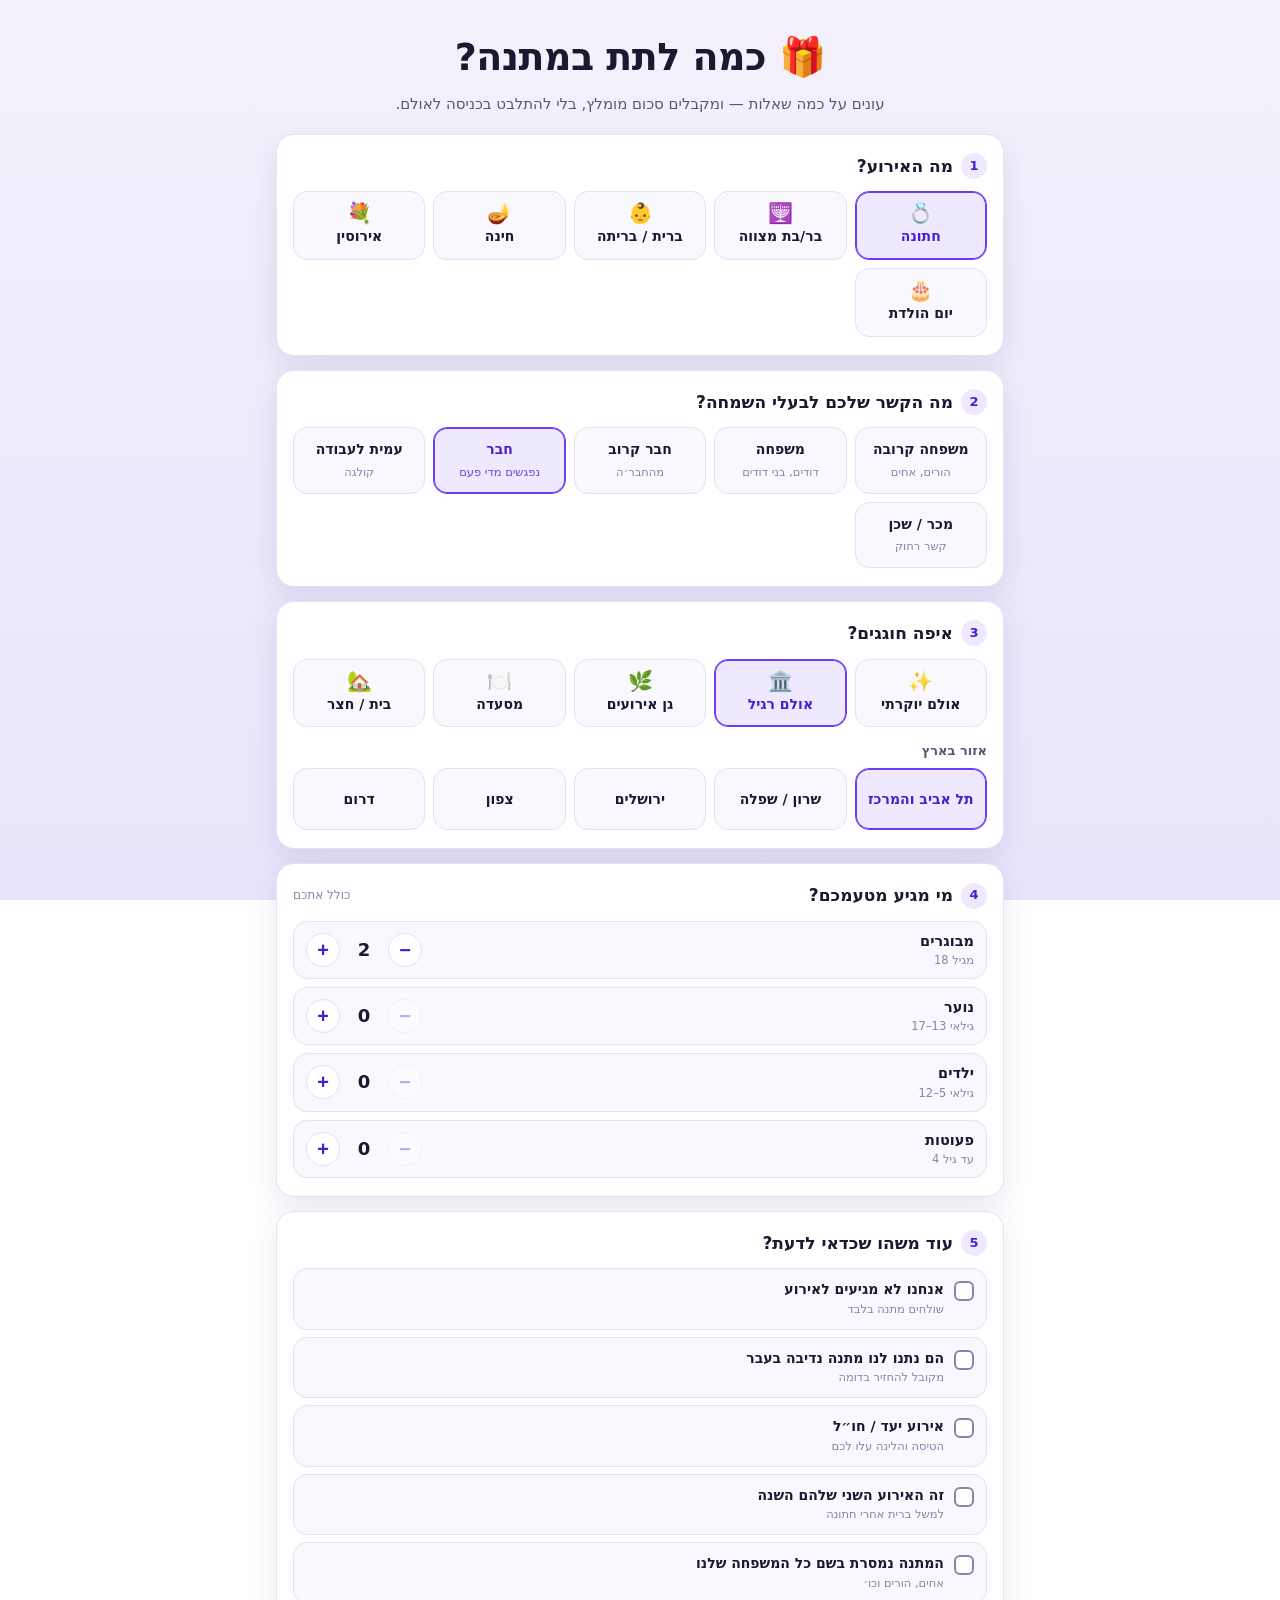
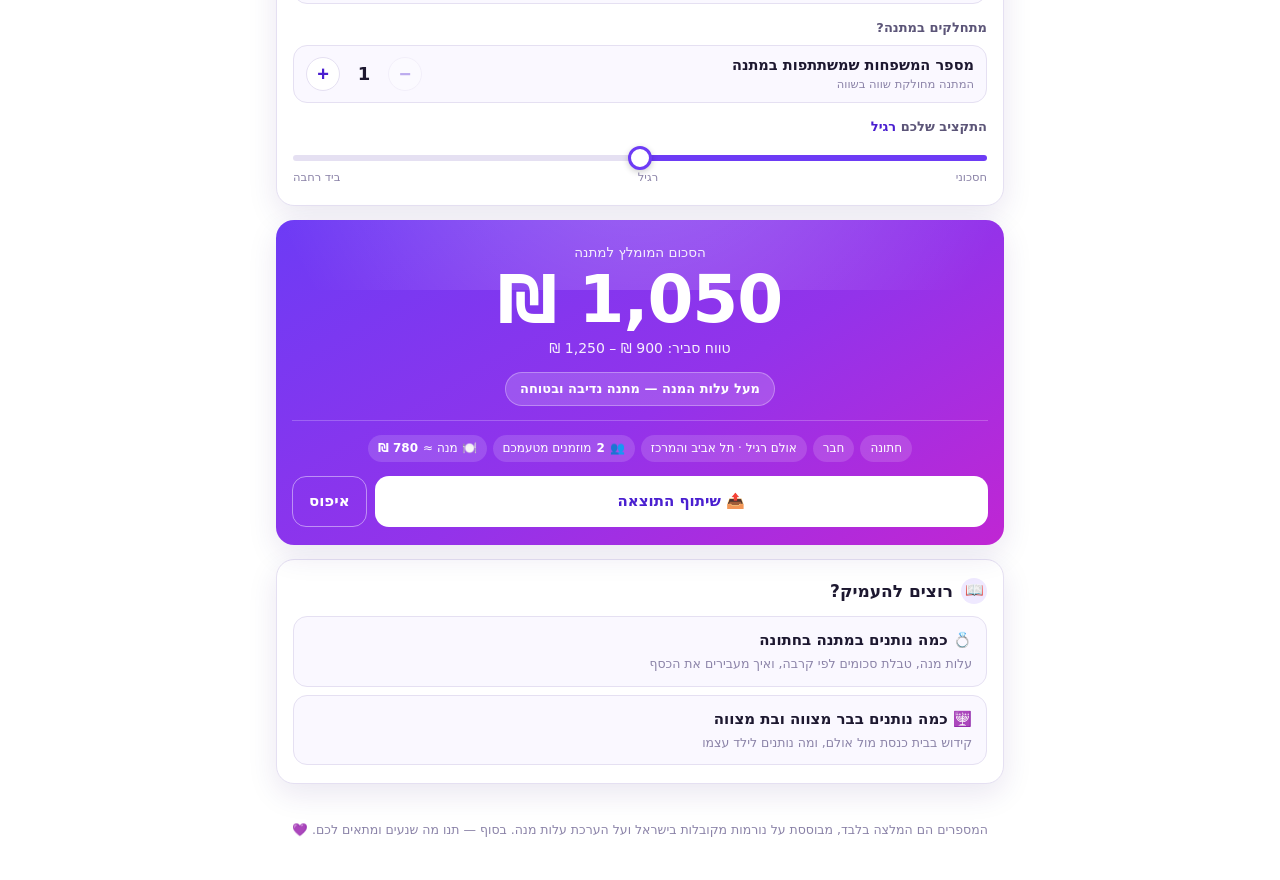
<file: index.html>
<!DOCTYPE html>
<html lang="he" dir="rtl">
<head>
<meta charset="utf-8">
<meta name="viewport" content="width=device-width, initial-scale=1, viewport-fit=cover">
<title>כמה לתת במתנה? מחשבון מתנות לאירועים</title>
<meta name="description" content="מחשבון עברי שמחשב כמה כסף מקובל לתת במתנה בחתונה, בר מצווה, ברית ואירועים נוספים — לפי הקשר שלכם, סוג האולם, האזור ומספר האורחים.">
<meta name="theme-color" content="#6d3bf5">
<link rel="canonical" href="https://shayh22.github.io/matana/">

<!-- ═══ כתובת הפרסום ═══
     כרגע: https://shayh22.github.io/matana/
     אחרי חיבור דומיין: להחליף ל-https://kamalatet.com/ בשלושת ה-meta למטה
     וב-CONFIG.share.url שבתחתית ה-script. עד אז גיטהאב מפנה אוטומטית,
     כך שהתצוגה המקדימה בוואטסאפ ממשיכה לעבוד גם בלי לשנות. -->
<meta property="og:type" content="website">
<meta property="og:site_name" content="כמה לתת במתנה?">
<meta property="og:locale" content="he_IL">
<meta property="og:url" content="https://shayh22.github.io/matana/">
<meta property="og:title" content="כמה לתת במתנה? 🎁">
<meta property="og:description" content="חתונה? בר מצווה? ברית? עונים על כמה שאלות ומקבלים סכום מומלץ — לפי הקרבה, האולם, האזור וכמה אנשים מגיעים.">
<meta property="og:image" content="https://shayh22.github.io/matana/og-image.png">
<meta property="og:image:width" content="1200">
<meta property="og:image:height" content="630">
<meta property="og:image:alt" content="מחשבון מתנות לאירועים בעברית">
<meta name="twitter:card" content="summary_large_image">
<meta name="twitter:title" content="כמה לתת במתנה? 🎁">
<meta name="twitter:description" content="מחשבון מתנות לאירועים — סכום מומלץ בכמה קליקים.">
<meta name="twitter:image" content="https://shayh22.github.io/matana/og-image.png">
<link rel="icon" href="data:image/svg+xml,<svg xmlns='http://www.w3.org/2000/svg' viewBox='0 0 100 100'><text y='.9em' font-size='90'>🎁</text></svg>">

<style>
  :root{
    --bg:#f4f1fb;
    --bg2:#e9e4fb;
    --card:#ffffff;
    --card-soft:#faf8ff;
    --ink:#1d1830;
    --ink-soft:#5c5578;
    --ink-faint:#8b83a8;
    --line:#e5e0f2;
    --brand:#6d3bf5;
    --brand-ink:#4a1fd0;
    --brand-soft:#efe9ff;
    --accent:#f5a524;
    --good:#12a150;
    --shadow:0 10px 30px rgba(50,20,120,.10);
    --radius:18px;
  }
  @media (prefers-color-scheme: dark){
    :root{
      --bg:#14111f;
      --bg2:#1b1730;
      --card:#1e1a2e;
      --card-soft:#252038;
      --ink:#f2effc;
      --ink-soft:#bdb5d6;
      --ink-faint:#8d85a8;
      --line:#332c4d;
      --brand:#a78bfa;
      --brand-ink:#c4b2ff;
      --brand-soft:#2b2447;
      --accent:#fbbf24;
      --good:#4ade80;
      --shadow:0 10px 30px rgba(0,0,0,.35);
    }
  }
  *{box-sizing:border-box}
  html,body{margin:0;padding:0}
  body{
    font-family:"Heebo","Assistant","Rubik",system-ui,-apple-system,"Segoe UI","Noto Sans Hebrew",Arial,sans-serif;
    background:linear-gradient(180deg,var(--bg) 0%,var(--bg2) 100%);
    background-attachment:fixed;
    color:var(--ink);
    line-height:1.55;
    -webkit-text-size-adjust:100%;
    padding:0 0 40px;
  }
  .wrap{max-width:760px;margin:0 auto;padding:0 16px}

  header.top{padding:28px 0 18px;text-align:center}
  header.top h1{margin:0 0 6px;font-size:clamp(26px,6vw,38px);letter-spacing:-.5px}
  header.top h1 .emoji{-webkit-text-fill-color:initial}
  header.top p{margin:0;color:var(--ink-soft);font-size:15px}

  .card{
    background:var(--card);
    border:1px solid var(--line);
    border-radius:var(--radius);
    box-shadow:var(--shadow);
    padding:18px 16px;
    margin-bottom:14px;
  }
  .step{display:flex;align-items:center;gap:8px;margin:0 0 12px}
  .step .num{
    flex:0 0 26px;width:26px;height:26px;border-radius:50%;
    background:var(--brand-soft);color:var(--brand-ink);
    font-size:13px;font-weight:700;display:grid;place-items:center;
  }
  .step h2{margin:0;font-size:17px;font-weight:700}
  .step .hint{margin-inline-start:auto;font-size:12px;color:var(--ink-faint)}

  .chips{display:grid;grid-template-columns:repeat(auto-fit,minmax(112px,1fr));gap:8px}
  .chip{
    appearance:none;-webkit-tap-highlight-color:transparent;
    border:1.5px solid var(--line);background:var(--card-soft);color:var(--ink);
    border-radius:14px;padding:11px 8px;cursor:pointer;text-align:center;
    font:inherit;font-size:14px;font-weight:600;
    transition:transform .12s ease,border-color .12s ease,background .12s ease;
    display:flex;flex-direction:column;align-items:center;gap:3px;min-height:62px;justify-content:center;
  }
  .chip .ic{font-size:20px;line-height:1}
  .chip small{font-weight:500;font-size:11.5px;color:var(--ink-faint);display:block}
  .chip:hover{border-color:var(--brand)}
  .chip:active{transform:scale(.97)}
  .chip[aria-checked="true"]{
    background:var(--brand-soft);border-color:var(--brand);color:var(--brand-ink);
    box-shadow:inset 0 0 0 1px var(--brand);
  }
  .chip[aria-checked="true"] small{color:var(--brand-ink);opacity:.8}
  .chip:focus-visible{outline:3px solid var(--brand);outline-offset:2px}

  .sub{margin-top:14px}
  .sub-label{font-size:13px;font-weight:600;color:var(--ink-soft);margin:0 0 7px}

  .counters{display:grid;gap:8px}
  .counter{
    display:flex;align-items:center;gap:10px;
    background:var(--card-soft);border:1px solid var(--line);border-radius:14px;padding:8px 12px;
  }
  .counter .name{flex:1;font-size:14.5px;font-weight:600}
  .counter .name small{display:block;font-weight:400;font-size:11.5px;color:var(--ink-faint)}
  .counter .val{min-width:28px;text-align:center;font-size:18px;font-weight:700;font-variant-numeric:tabular-nums}
  .rnd{
    width:34px;height:34px;border-radius:50%;border:1.5px solid var(--line);
    background:var(--card);color:var(--brand-ink);font-size:20px;font-weight:700;line-height:1;
    cursor:pointer;display:grid;place-items:center;padding:0;transition:transform .1s ease;
  }
  .rnd:hover{border-color:var(--brand)}
  .rnd:active{transform:scale(.9)}
  .rnd[disabled]{opacity:.35;cursor:not-allowed}

  .toggles{display:grid;gap:7px}
  .toggle{
    display:flex;align-items:flex-start;gap:10px;cursor:pointer;
    background:var(--card-soft);border:1.5px solid var(--line);border-radius:14px;padding:10px 12px;
    font-size:14px;transition:border-color .12s ease,background .12s ease;
  }
  .toggle:hover{border-color:var(--brand)}
  .toggle input{
    appearance:none;-webkit-appearance:none;margin:2px 0 0;flex:0 0 20px;width:20px;height:20px;
    border:2px solid var(--ink-faint);border-radius:6px;background:var(--card);cursor:pointer;position:relative;
  }
  .toggle input:checked{background:var(--brand);border-color:var(--brand)}
  .toggle input:checked::after{
    content:"✓";position:absolute;inset:0;display:grid;place-items:center;
    color:#fff;font-size:13px;font-weight:800;
  }
  .toggle input:focus-visible{outline:3px solid var(--brand);outline-offset:2px}
  .toggle:has(input:checked){border-color:var(--brand);background:var(--brand-soft)}
  .toggle .t-text{font-weight:600}
  .toggle .t-text small{display:block;font-weight:400;font-size:11.5px;color:var(--ink-faint)}

  .slider-row{margin-top:14px}
  input[type=range]{
    -webkit-appearance:none;appearance:none;width:100%;height:6px;border-radius:6px;
    background:linear-gradient(to left,var(--brand) 0%,var(--brand) 50%,var(--line) 50%,var(--line) 100%);
    outline:none;margin:10px 0 4px;
  }
  input[type=range]::-webkit-slider-thumb{
    -webkit-appearance:none;width:24px;height:24px;border-radius:50%;background:#fff;
    border:3px solid var(--brand);cursor:pointer;box-shadow:0 2px 6px rgba(0,0,0,.2);
  }
  input[type=range]::-moz-range-thumb{
    width:20px;height:20px;border-radius:50%;background:#fff;border:3px solid var(--brand);cursor:pointer;
  }
  .scale{display:flex;justify-content:space-between;font-size:11.5px;color:var(--ink-faint)}

  /* result */
  .result{
    background:linear-gradient(150deg,#6d3bf5 0%,#9333ea 55%,#c026d3 100%);
    color:#fff;border:none;text-align:center;padding:22px 16px 18px;position:relative;overflow:hidden;
  }
  .result::after{
    content:"";position:absolute;inset:-40% -20% auto;height:200px;
    background:radial-gradient(circle at 50% 0,rgba(255,255,255,.28),transparent 70%);pointer-events:none;
  }
  .result .lbl{font-size:13.5px;opacity:.9;margin:0}
  .amount{font-size:clamp(44px,13vw,66px);font-weight:800;line-height:1.05;margin:2px 0 0;font-variant-numeric:tabular-nums;letter-spacing:-1px}
  .range{font-size:14px;opacity:.92;margin:4px 0 0;font-variant-numeric:tabular-nums}
  .verdict{
    display:inline-block;margin-top:12px;background:rgba(255,255,255,.16);
    border:1px solid rgba(255,255,255,.3);border-radius:999px;padding:6px 14px;font-size:13px;font-weight:600;
  }
  .breakdown{
    display:flex;flex-wrap:wrap;gap:6px;justify-content:center;margin-top:14px;
    padding-top:14px;border-top:1px solid rgba(255,255,255,.22);
  }
  .bd{
    background:rgba(255,255,255,.14);border-radius:999px;padding:4px 10px;font-size:12px;
    display:inline-flex;gap:5px;align-items:center;
  }
  .bd b{font-weight:700}

  .actions{display:grid;grid-template-columns:1fr auto;gap:8px;margin-top:14px}
  .btn{
    font:inherit;font-size:15px;font-weight:700;border-radius:14px;padding:13px 16px;cursor:pointer;
    border:1.5px solid transparent;transition:transform .1s ease,opacity .12s ease;
    display:inline-flex;align-items:center;justify-content:center;gap:7px;
  }
  .btn:active{transform:scale(.98)}
  .btn-share{background:#fff;color:var(--brand-ink)}
  .btn-ghost{background:transparent;color:#fff;border-color:rgba(255,255,255,.45)}

  .note{font-size:12.5px;color:var(--ink-faint);text-align:center;margin:16px 0 0;padding:0 8px}
  .note a{color:var(--brand-ink)}

  .toast{
    position:fixed;inset-inline:0;bottom:22px;margin:auto;width:max-content;max-width:90vw;
    background:var(--ink);color:var(--bg);padding:10px 18px;border-radius:999px;font-size:14px;font-weight:600;
    opacity:0;transform:translateY(12px);transition:opacity .2s ease,transform .2s ease;pointer-events:none;z-index:9;
  }
  .toast.show{opacity:1;transform:translateY(0)}

  .guides .step .num{font-size:15px}
  .more{display:grid;gap:8px}
  .more a{
    display:block;background:var(--card-soft);border:1.5px solid var(--line);border-radius:14px;
    padding:12px 14px;text-decoration:none;color:var(--ink);font-weight:700;font-size:15px;
    transition:border-color .12s ease;
  }
  .more a:hover{border-color:var(--brand)}
  .more a small{display:block;font-weight:400;font-size:12.5px;color:var(--ink-faint);margin-top:2px}

  .disabled-block{opacity:.4;pointer-events:none;filter:grayscale(.5)}
  @media (max-width:380px){ .chips{grid-template-columns:repeat(2,1fr)} }

/* ── לייקים, צפיות ותגובות ──
   הרכיבים מגיעים עם העיצוב שלהם וקוראים את המשתנים האלה, אז מיפוי אחד
   מספיק כדי שיירשו את הצבעים של האתר — כולל המצב הכהה. */
.engage{margin:18px 0}
.engage-bar{display:flex;flex-wrap:wrap;align-items:center;gap:14px;margin-bottom:14px}
[data-tells]{
  --tlx-fg:var(--ink);
  --tlx-muted:var(--ink-faint);
  --tlx-card:var(--card);
  --tlx-border:var(--line);
  --tlx-accent:var(--brand);
  --tlx-accent-fg:var(--card);
  --tlx-radius:18px;
}
</style>
</head>
<body>

<div class="wrap">
  <header class="top">
    <h1><span class="emoji">🎁</span> כמה לתת במתנה?</h1>
    <p>עונים על כמה שאלות — ומקבלים סכום מומלץ, בלי להתלבט בכניסה לאולם.</p>
  </header>

  <!-- 1 -->
  <section class="card">
    <div class="step"><span class="num">1</span><h2>מה האירוע?</h2></div>
    <div class="chips" id="events" role="radiogroup" aria-label="סוג האירוע"></div>
  </section>

  <!-- 2 -->
  <section class="card">
    <div class="step"><span class="num">2</span><h2>מה הקשר שלכם לבעלי השמחה?</h2></div>
    <div class="chips" id="relations" role="radiogroup" aria-label="מידת הקרבה"></div>
  </section>

  <!-- 3 -->
  <section class="card">
    <div class="step"><span class="num">3</span><h2>איפה חוגגים?</h2></div>
    <div class="chips" id="venues" role="radiogroup" aria-label="סוג המקום"></div>
    <div class="sub">
      <p class="sub-label">אזור בארץ</p>
      <div class="chips" id="regions" role="radiogroup" aria-label="אזור"></div>
    </div>
  </section>

  <!-- 4 -->
  <section class="card" id="guestsCard">
    <div class="step"><span class="num">4</span><h2>מי מגיע מטעמכם?</h2><span class="hint">כולל אתכם</span></div>
    <div class="counters" id="guests"></div>
  </section>

  <!-- 5 -->
  <section class="card">
    <div class="step"><span class="num">5</span><h2>עוד משהו שכדאי לדעת?</h2></div>
    <div class="toggles" id="mods"></div>

    <div class="sub">
      <p class="sub-label">מתחלקים במתנה?</p>
      <div class="counters">
        <div class="counter">
          <div class="name">מספר המשפחות שמשתתפות במתנה<small>המתנה מחולקת שווה בשווה</small></div>
          <button class="rnd" type="button" id="splitMinus" aria-label="פחות משתתפים">−</button>
          <div class="val" id="splitVal" aria-live="polite">1</div>
          <button class="rnd" type="button" id="splitPlus" aria-label="עוד משתתפים">+</button>
        </div>
      </div>
    </div>

    <div class="slider-row">
      <p class="sub-label">התקציב שלכם <span id="budgetLabel" style="color:var(--brand-ink)">רגיל</span></p>
      <input type="range" id="budget" min="0" max="4" step="1" value="2" aria-label="רמת התקציב">
      <div class="scale"><span>חסכוני</span><span>רגיל</span><span>ביד רחבה</span></div>
    </div>
  </section>

  <!-- result -->
  <section class="card result" aria-live="polite">
    <p class="lbl" id="resultLabel">הסכום המומלץ למתנה</p>
    <p class="amount" id="amount">₪0</p>
    <p class="range" id="range"></p>
    <div><span class="verdict" id="verdict"></span></div>
    <div class="breakdown" id="breakdown"></div>
    <div class="actions">
      <button class="btn btn-share" id="shareBtn" type="button">📤 שיתוף התוצאה</button>
      <button class="btn btn-ghost" id="resetBtn" type="button">איפוס</button>
    </div>
  </section>

  <section class="card guides">
    <div class="step"><span class="num">📖</span><h2>רוצים להעמיק?</h2></div>
    <div class="more">
      <a href="wedding.html">💍 כמה נותנים במתנה בחתונה<small>עלות מנה, טבלת סכומים לפי קרבה, ואיך מעבירים את הכסף</small></a>
      <a href="bar-mitzva.html">🕎 כמה נותנים בבר מצווה ובת מצווה<small>קידוש בבית כנסת מול אולם, ומה נותנים לילד עצמו</small></a>
    </div>
  </section>

  <section class="engage" aria-label="לייקים ותגובות">
    <div class="engage-bar">
      <div data-tells="likes"></div>
      <div data-tells="views"></div>
    </div>
    <div data-tells="comments"></div>
  </section>

  <p class="note">
    המספרים הם המלצה בלבד, מבוססת על נורמות מקובלות בישראל ועל הערכת עלות מנה.
    בסוף — תנו מה שנעים ומתאים לכם. 💜
  </p>
</div>

<div class="toast" id="toast"></div>

<script>
/* ═══════════════════════════════════════════════════════════════
   CONFIG — כל טבלאות החישוב במקום אחד. אפשר לכוונן בלי לגעת בקוד.
   base  = הסכום ההתחלתי לאדם אחד (₪)
   plate = עלות מנה משוערת לאדם (₪) — משמשת כרצפה: לא נותנים פחות מהמנה
   mult  = מקדם הכפלה
   ═══════════════════════════════════════════════════════════════ */
const CONFIG = {
  currency: 'ILS',
  roundTo: 50,          // עיגול הסכום הסופי
  rangeDown: 0.85,      // גבול תחתון של הטווח המוצג
  rangeUp: 1.20,        // גבול עליון של הטווח המוצג
  minGift: 100,         // מתחת לזה לא מציעים
  notAttendingFactor: 0.55, // מתנה כשלא מגיעים לאירוע

  events: {
    wedding:   { label:'חתונה',        ic:'💍', base:450, plate:340 },
    barmitzva: { label:'בר/בת מצווה',  ic:'🕎', base:360, plate:280 },
    brit:      { label:'ברית / בריתה', ic:'👶', base:280, plate:180 },
    henna:     { label:'חינה',         ic:'🪔', base:350, plate:250 },
    engagement:{ label:'אירוסין',      ic:'💐', base:300, plate:190 },
    birthday:  { label:'יום הולדת',    ic:'🎂', base:200, plate:120 }
  },

  relations: {
    family1:  { label:'משפחה קרובה', note:'הורים, אחים', mult:1.75 },
    family2:  { label:'משפחה',       note:'דודים, בני דודים', mult:1.25 },
    bff:      { label:'חבר קרוב',    note:'מהחבר׳ה', mult:1.30 },
    friend:   { label:'חבר',         note:'נפגשים מדי פעם', mult:1.00 },
    colleague:{ label:'עמית לעבודה', note:'קולגה', mult:0.85 },
    acquaint: { label:'מכר / שכן',   note:'קשר רחוק', mult:0.75 }
  },

  venues: {
    luxury:  { label:'אולם יוקרתי', ic:'✨', mult:1.25, plate:1.45 },
    hall:    { label:'אולם רגיל',   ic:'🏛️', mult:1.00, plate:1.00 },
    garden:  { label:'גן אירועים',  ic:'🌿', mult:1.05, plate:1.10 },
    resto:   { label:'מסעדה',       ic:'🍽️', mult:1.05, plate:1.05 },
    home:    { label:'בית / חצר',   ic:'🏡', mult:0.75, plate:0.45 }
  },

  regions: {
    center: { label:'תל אביב והמרכז', mult:1.15 },
    sharon: { label:'שרון / שפלה',    mult:1.05 },
    jlm:    { label:'ירושלים',        mult:1.00 },
    north:  { label:'צפון',           mult:0.92 },
    south:  { label:'דרום',           mult:0.92 }
  },

  // כמה "שווה" כל אורח בחישוב (מבוגר = 1)
  guests: [
    { id:'adults',   label:'מבוגרים',  note:'מגיל 18',       weight:1.00, def:2, max:12 },
    { id:'teens',    label:'נוער',     note:'גילאי 13–17',   weight:0.80, def:0, max:10 },
    { id:'kids',     label:'ילדים',    note:'גילאי 5–12',    weight:0.45, def:0, max:10 },
    { id:'toddlers', label:'פעוטות',   note:'עד גיל 4',      weight:0.00, def:0, max:10 }
  ],

  modifiers: [
    { id:'notAttending', label:'אנחנו לא מגיעים לאירוע', note:'שולחים מתנה בלבד', special:'notAttending' },
    { id:'generousPast', label:'הם נתנו לנו מתנה נדיבה בעבר', note:'מקובל להחזיר בדומה', mult:1.12 },
    { id:'destination',  label:'אירוע יעד / חו״ל', note:'הטיסה והלינה עלו לכם', mult:0.85 },
    { id:'secondEvent',  label:'זה האירוע השני שלהם השנה', note:'למשל ברית אחרי חתונה', mult:0.90 },
    { id:'closeCircle',  label:'המתנה נמסרת בשם כל המשפחה שלנו', note:'אחים, הורים וכו׳', mult:1.15 }
  ],

  budgets: [
    { label:'חסכוני מאוד', mult:0.78 },
    { label:'חסכוני',      mult:0.90 },
    { label:'רגיל',        mult:1.00 },
    { label:'נדיב',        mult:1.12 },
    { label:'ביד רחבה',    mult:1.28 }
  ],

  // הודעת סיכום לפי היחס בין המתנה לעלות המנה
  verdicts: [
    { min:0.00, text:'מכסה חלק מהמנה — מתאים כשלא מגיעים או כשהקשר רחוק' },
    { min:1.00, text:'מכסה את המנה — סכום מכובד ומקובל' },
    { min:1.25, text:'מעל עלות המנה — מתנה נדיבה ובטוחה' },
    { min:1.70, text:'מתנה מאוד נדיבה — מתאימה לקשר קרוב במיוחד' }
  ],

  defaults: { event:'wedding', relation:'friend', venue:'hall', region:'center', budget:2 },

  share: {
    url: 'https://shayh22.github.io/matana/',
    title: 'כמה לתת במתנה? 🎁'
  },

  storageKey: 'gift-calc-v1'
};

/* ═══════════════ מצב ═══════════════ */
const state = {
  event: CONFIG.defaults.event,
  relation: CONFIG.defaults.relation,
  venue: CONFIG.defaults.venue,
  region: CONFIG.defaults.region,
  budget: CONFIG.defaults.budget,
  split: 1,
  guests: {},
  mods: {}
};
CONFIG.guests.forEach(g => state.guests[g.id] = g.def);
CONFIG.modifiers.forEach(m => state.mods[m.id] = false);

const $ = sel => document.querySelector(sel);
const nis = new Intl.NumberFormat('he-IL', {
  style:'currency', currency:CONFIG.currency, maximumFractionDigits:0, minimumFractionDigits:0
});
const roundTo = (n, step) => Math.round(n / step) * step;

/* ═══════════════ בניית ממשק ═══════════════ */
function buildChips(container, table, key, withNote){
  container.innerHTML = '';
  Object.entries(table).forEach(([id, item]) => {
    const btn = document.createElement('button');
    btn.type = 'button';
    btn.className = 'chip';
    btn.setAttribute('role','radio');
    btn.dataset.id = id;
    btn.innerHTML =
      (item.ic ? `<span class="ic">${item.ic}</span>` : '') +
      `<span>${item.label}</span>` +
      (withNote && item.note ? `<small>${item.note}</small>` : '');
    btn.addEventListener('click', () => { state[key] = id; syncChips(container, key); calc(); save(); });
    container.appendChild(btn);
  });
  syncChips(container, key);
}
function syncChips(container, key){
  container.querySelectorAll('.chip').forEach(c => {
    const on = c.dataset.id === state[key];
    c.setAttribute('aria-checked', on ? 'true' : 'false');
    c.tabIndex = on ? 0 : -1;
  });
}

function buildGuests(){
  const box = $('#guests');
  box.innerHTML = '';
  CONFIG.guests.forEach(g => {
    const row = document.createElement('div');
    row.className = 'counter';
    row.innerHTML = `
      <div class="name">${g.label}<small>${g.note}</small></div>
      <button class="rnd" type="button" data-act="-" aria-label="הפחתת ${g.label}">−</button>
      <div class="val" id="v-${g.id}" aria-live="polite">${state.guests[g.id]}</div>
      <button class="rnd" type="button" data-act="+" aria-label="הוספת ${g.label}">+</button>`;
    row.querySelectorAll('.rnd').forEach(b => b.addEventListener('click', () => {
      const d = b.dataset.act === '+' ? 1 : -1;
      state.guests[g.id] = Math.min(g.max, Math.max(0, state.guests[g.id] + d));
      $('#v-' + g.id).textContent = state.guests[g.id];
      refreshGuestButtons(); calc(); save();
    }));
    box.appendChild(row);
  });
  refreshGuestButtons();
}
function refreshGuestButtons(){
  CONFIG.guests.forEach((g, i) => {
    const row = $('#guests').children[i];
    row.querySelector('[data-act="-"]').disabled = state.guests[g.id] <= 0;
    row.querySelector('[data-act="+"]').disabled = state.guests[g.id] >= g.max;
    $('#v-' + g.id).textContent = state.guests[g.id];
  });
}

function buildMods(){
  const box = $('#mods');
  box.innerHTML = '';
  CONFIG.modifiers.forEach(m => {
    const lab = document.createElement('label');
    lab.className = 'toggle';
    lab.innerHTML = `<input type="checkbox" id="m-${m.id}">
      <span class="t-text">${m.label}<small>${m.note}</small></span>`;
    const input = lab.querySelector('input');
    input.checked = !!state.mods[m.id];
    input.addEventListener('change', () => { state.mods[m.id] = input.checked; calc(); save(); });
    box.appendChild(lab);
  });
}

function buildSplit(){
  const upd = () => {
    $('#splitVal').textContent = state.split;
    $('#splitMinus').disabled = state.split <= 1;
    $('#splitPlus').disabled = state.split >= 10;
  };
  $('#splitMinus').addEventListener('click', () => { state.split = Math.max(1, state.split - 1); upd(); calc(); save(); });
  $('#splitPlus').addEventListener('click', () => { state.split = Math.min(10, state.split + 1); upd(); calc(); save(); });
  upd();
}

function buildBudget(){
  const sl = $('#budget');
  sl.value = state.budget;
  const paint = () => {
    const pct = (sl.value / (CONFIG.budgets.length - 1)) * 100;
    // הסליידר RTL: המילוי מתחיל מימין (מינימום) לכיוון שמאל
    sl.style.background = `linear-gradient(to left,var(--brand) 0%,var(--brand) ${pct}%,var(--line) ${pct}%,var(--line) 100%)`;
    $('#budgetLabel').textContent = CONFIG.budgets[sl.value].label;
  };
  sl.addEventListener('input', () => { state.budget = +sl.value; paint(); calc(); save(); });
  paint();
}

/* ═══════════════ החישוב ═══════════════ */
function compute(){
  const ev  = CONFIG.events[state.event];
  const rel = CONFIG.relations[state.relation];
  const ven = CONFIG.venues[state.venue];
  const reg = CONFIG.regions[state.region];
  const bud = CONFIG.budgets[state.budget];
  const notAttending = !!state.mods.notAttending;

  // משקל האורחים
  let weight = 0, heads = 0;
  CONFIG.guests.forEach(g => { weight += state.guests[g.id] * g.weight; heads += state.guests[g.id]; });
  if (!notAttending && weight === 0) weight = 1; // תמיד לפחות אדם אחד

  // מקדמי ההתאמות שנבחרו
  let modMult = 1;
  const activeMods = [];
  CONFIG.modifiers.forEach(m => {
    if (state.mods[m.id] && m.mult){ modMult *= m.mult; activeMods.push(m.label); }
  });

  // עלות מנה משוערת
  const plateCost = notAttending ? 0 : roundTo(ev.plate * ven.plate * reg.mult * weight, 10);

  let total;
  if (notAttending){
    total = ev.base * rel.mult * reg.mult * CONFIG.notAttendingFactor * modMult * bud.mult;
  } else {
    total = ev.base * weight * rel.mult * ven.mult * reg.mult * modMult * bud.mult;
    total = Math.max(total, plateCost); // רצפה: לפחות עלות המנה
  }

  total = Math.max(CONFIG.minGift, roundTo(total, CONFIG.roundTo));

  const perFamily = Math.max(CONFIG.minGift, roundTo(total / state.split, CONFIG.roundTo));
  const shown = state.split > 1 ? perFamily : total;

  const ratio = plateCost > 0 ? total / plateCost : 0;
  let verdict = CONFIG.verdicts[0].text;
  CONFIG.verdicts.forEach(v => { if (ratio >= v.min) verdict = v.text; });
  if (total <= CONFIG.minGift) verdict = 'סכום מינימלי מכובד לאירוע קטן או קשר רחוק';
  if (notAttending) verdict = 'מתנה ללא השתתפות באירוע — אין עלות מנה לכסות';

  return {
    total, shown, perFamily, plateCost, heads, weight, notAttending, activeMods,
    min: Math.max(CONFIG.minGift, roundTo(shown * CONFIG.rangeDown, CONFIG.roundTo)),
    max: roundTo(shown * CONFIG.rangeUp, CONFIG.roundTo),
    verdict,
    labels: { event: ev.label, relation: rel.label, venue: ven.label, region: reg.label, budget: bud.label }
  };
}

/* ═══════════════ תצוגה ═══════════════ */
let animFrom = 0, animId = null;
function animateAmount(to){
  cancelAnimationFrame(animId);
  const from = animFrom, start = performance.now(), dur = 380;
  const tick = now => {
    const t = Math.min(1, (now - start) / dur);
    const eased = 1 - Math.pow(1 - t, 3);
    const val = Math.round((from + (to - from) * eased) / 10) * 10;
    $('#amount').textContent = nis.format(t === 1 ? to : val);
    if (t < 1) animId = requestAnimationFrame(tick);
  };
  animId = requestAnimationFrame(tick);
  animFrom = to;
}

let last = null;
function calc(){
  const r = compute();
  last = r;

  $('#guestsCard').classList.toggle('disabled-block', r.notAttending);
  $('#resultLabel').textContent = state.split > 1 ? 'החלק שלכם במתנה המשותפת' : 'הסכום המומלץ למתנה';

  animateAmount(r.shown);
  $('#range').textContent = `טווח סביר: ${nis.format(r.min)} – ${nis.format(r.max)}`;
  $('#verdict').textContent = r.verdict;

  const bits = [
    `<span class="bd">${r.labels.event}</span>`,
    `<span class="bd">${r.labels.relation}</span>`,
    `<span class="bd">${r.labels.venue} · ${r.labels.region}</span>`
  ];
  if (!r.notAttending){
    bits.push(`<span class="bd">👥 <b>${r.heads}</b> מוזמנים מטעמכם</span>`);
    bits.push(`<span class="bd">🍽️ מנה ≈ <b>${nis.format(r.plateCost)}</b></span>`);
  }
  if (state.split > 1) bits.push(`<span class="bd">סה״כ המתנה <b>${nis.format(r.total)}</b> ÷ ${state.split}</span>`);
  r.activeMods.forEach(m => bits.push(`<span class="bd">${m}</span>`));
  $('#breakdown').innerHTML = bits.join('');
}

/* ═══════════════ שיתוף ═══════════════ */
function shareText(){
  const r = last || compute();
  const who = state.split > 1 ? 'החלק שלנו במתנה' : 'הסכום המומלץ';
  return `🎁 כמה לתת במתנה?\n${r.labels.event} · ${r.labels.relation} · ${r.labels.venue}\n${who}: ${nis.format(r.shown)} (טווח ${nis.format(r.min)}–${nis.format(r.max)})\n\nתבדקו גם אתם:`;
}
function shareUrl(){
  return location.protocol.startsWith('http') ? location.href.split('#')[0] : CONFIG.share.url;
}
async function doShare(){
  const text = shareText(), url = shareUrl();
  if (navigator.share){
    try { await navigator.share({ title: CONFIG.share.title, text, url }); return; }
    catch(e){ if (e && e.name === 'AbortError') return; }
  }
  window.open('https://wa.me/?text=' + encodeURIComponent(text + '\n' + url), '_blank', 'noopener');
}
function toast(msg){
  const t = $('#toast');
  t.textContent = msg; t.classList.add('show');
  clearTimeout(t._id); t._id = setTimeout(() => t.classList.remove('show'), 2200);
}

/* ═══════════════ שמירה מקומית ═══════════════ */
function save(){
  try { localStorage.setItem(CONFIG.storageKey, JSON.stringify(state)); } catch(e){}
}
function load(){
  try {
    const raw = localStorage.getItem(CONFIG.storageKey);
    if (!raw) return;
    const s = JSON.parse(raw);
    if (CONFIG.events[s.event]) state.event = s.event;
    if (CONFIG.relations[s.relation]) state.relation = s.relation;
    if (CONFIG.venues[s.venue]) state.venue = s.venue;
    if (CONFIG.regions[s.region]) state.region = s.region;
    if (Number.isInteger(s.budget) && CONFIG.budgets[s.budget]) state.budget = s.budget;
    if (Number.isInteger(s.split)) state.split = Math.min(10, Math.max(1, s.split));
    CONFIG.guests.forEach(g => {
      const v = s.guests && s.guests[g.id];
      if (Number.isInteger(v)) state.guests[g.id] = Math.min(g.max, Math.max(0, v));
    });
    CONFIG.modifiers.forEach(m => { if (s.mods) state.mods[m.id] = !!s.mods[m.id]; });
  } catch(e){}
}
function reset(){
  Object.assign(state, CONFIG.defaults, { split:1 });
  CONFIG.guests.forEach(g => state.guests[g.id] = g.def);
  CONFIG.modifiers.forEach(m => state.mods[m.id] = false);
  try { localStorage.removeItem(CONFIG.storageKey); } catch(e){}
  render();
  toast('הכול חזר להתחלה');
}

/* ═══════════════ הפעלה ═══════════════ */
function render(){
  buildChips($('#events'), CONFIG.events, 'event', false);
  buildChips($('#relations'), CONFIG.relations, 'relation', true);
  buildChips($('#venues'), CONFIG.venues, 'venue', false);
  buildChips($('#regions'), CONFIG.regions, 'region', false);
  buildGuests();
  buildMods();
  $('#budget').value = state.budget;
  $('#budget').dispatchEvent(new Event('input'));
  $('#splitVal').textContent = state.split;
  $('#splitMinus').disabled = state.split <= 1;
  $('#splitPlus').disabled = state.split >= 10;
  calc();
}

load();
buildSplit();
buildBudget();
render();
$('#shareBtn').addEventListener('click', doShare);
$('#resetBtn').addEventListener('click', reset);
</script>
<script src="site.js?v=2"></script>
<script src="https://web-feeds.shayh22.workers.dev/embed.js" data-site="st_AZZqe57hSzXi" defer></script>
</body>
</html>
</file>
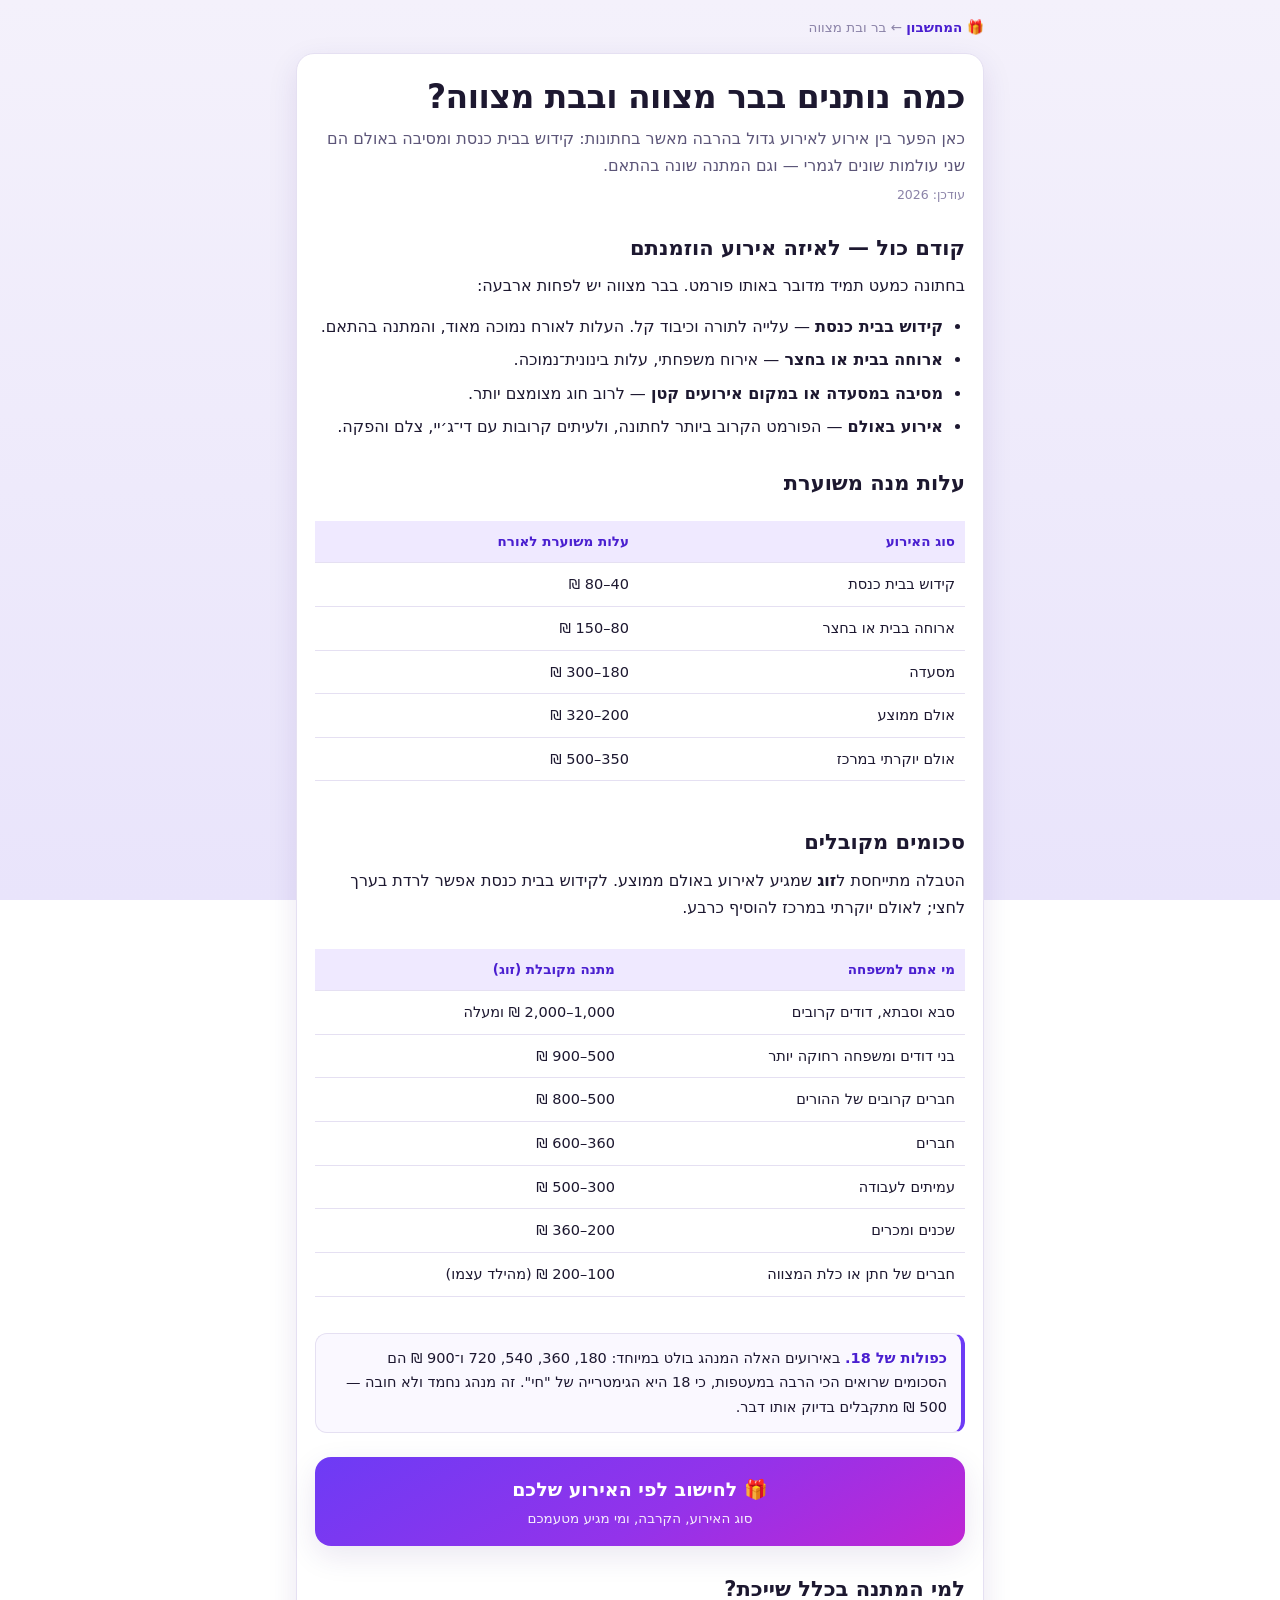
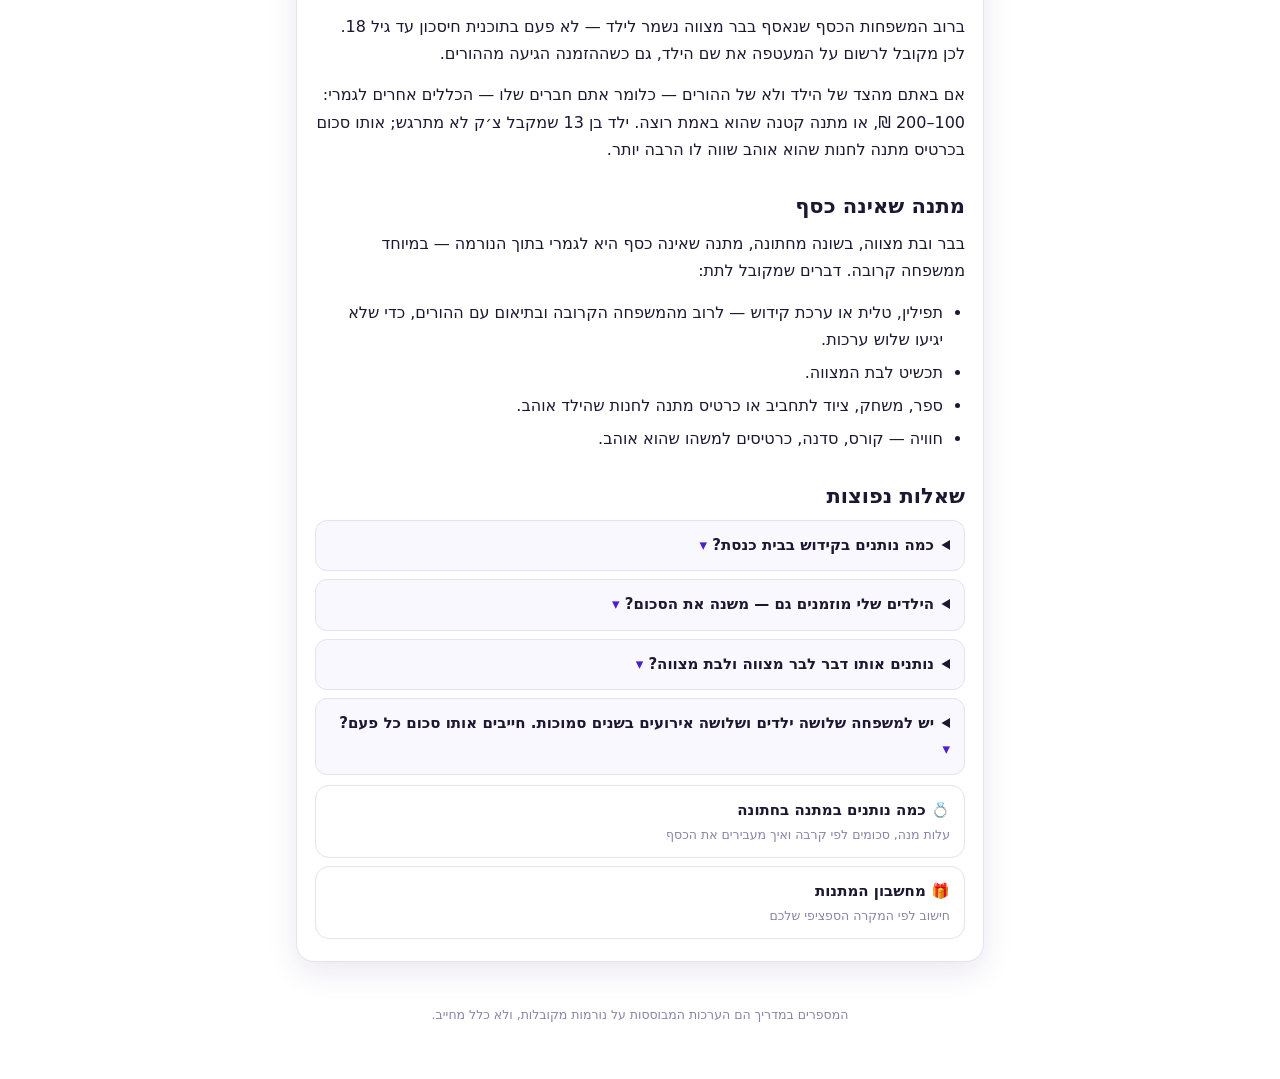
<file: bar-mitzva.html>
<!DOCTYPE html>
<html lang="he" dir="rtl">
<head>
<meta charset="utf-8">
<meta name="viewport" content="width=device-width, initial-scale=1, viewport-fit=cover">
<title>כמה נותנים בבר מצווה ובבת מצווה? מדריך סכומים</title>
<meta name="description" content="כמה מקובל לתת בבר מצווה או בת מצווה בישראל — לפי סוג האירוע, מידת הקרבה ומספר האורחים, כולל מנהג הכפולות של 18.">
<meta name="theme-color" content="#6d3bf5">
<link rel="canonical" href="https://shayh22.github.io/matana/bar-mitzva.html">

<meta property="og:type" content="article">
<meta property="og:site_name" content="כמה לתת במתנה?">
<meta property="og:locale" content="he_IL">
<meta property="og:url" content="https://shayh22.github.io/matana/bar-mitzva.html">
<meta property="og:title" content="כמה נותנים בבר מצווה ובבת מצווה? 🕎">
<meta property="og:description" content="קידוש בבית כנסת או אולם? סכומים מקובלים לפי סוג האירוע ומידת הקרבה, ומה נותנים לילד עצמו.">
<meta property="og:image" content="https://shayh22.github.io/matana/og-image.png">
<meta property="og:image:width" content="1200">
<meta property="og:image:height" content="630">
<meta name="twitter:card" content="summary_large_image">
<link rel="icon" href="data:image/svg+xml,<svg xmlns='http://www.w3.org/2000/svg' viewBox='0 0 100 100'><text y='.9em' font-size='90'>🎁</text></svg>">
<link rel="stylesheet" href="article.css">
</head>
<body>
<div class="wrap">

<nav class="crumbs"><a href="index.html">🎁 המחשבון</a> ← בר ובת מצווה</nav>

<article>
  <h1>כמה נותנים בבר מצווה ובבת מצווה?</h1>
  <p class="lede">כאן הפער בין אירוע לאירוע גדול בהרבה מאשר בחתונות: קידוש בבית כנסת ומסיבה באולם הם שני עולמות שונים לגמרי — וגם המתנה שונה בהתאם.</p>
  <p class="updated">עודכן: 2026</p>

  <h2>קודם כול — לאיזה אירוע הוזמנתם</h2>
  <p>בחתונה כמעט תמיד מדובר באותו פורמט. בבר מצווה יש לפחות ארבעה:</p>
  <ul>
    <li><strong>קידוש בבית כנסת</strong> — עלייה לתורה וכיבוד קל. העלות לאורח נמוכה מאוד, והמתנה בהתאם.</li>
    <li><strong>ארוחה בבית או בחצר</strong> — אירוח משפחתי, עלות בינונית־נמוכה.</li>
    <li><strong>מסיבה במסעדה או במקום אירועים קטן</strong> — לרוב חוג מצומצם יותר.</li>
    <li><strong>אירוע באולם</strong> — הפורמט הקרוב ביותר לחתונה, ולעיתים קרובות עם די־ג׳יי, צלם והפקה.</li>
  </ul>

  <h2>עלות מנה משוערת</h2>
  <div class="table-scroll">
  <table>
    <thead><tr><th>סוג האירוע</th><th>עלות משוערת לאורח</th></tr></thead>
    <tbody>
      <tr><td>קידוש בבית כנסת</td><td>40–80 ₪</td></tr>
      <tr><td>ארוחה בבית או בחצר</td><td>80–150 ₪</td></tr>
      <tr><td>מסעדה</td><td>180–300 ₪</td></tr>
      <tr><td>אולם ממוצע</td><td>200–320 ₪</td></tr>
      <tr><td>אולם יוקרתי במרכז</td><td>350–500 ₪</td></tr>
    </tbody>
  </table>
  </div>

  <h2>סכומים מקובלים</h2>
  <p>הטבלה מתייחסת ל<strong>זוג</strong> שמגיע לאירוע באולם ממוצע. לקידוש בבית כנסת אפשר לרדת בערך לחצי; לאולם יוקרתי במרכז להוסיף כרבע.</p>
  <div class="table-scroll">
  <table>
    <thead><tr><th>מי אתם למשפחה</th><th>מתנה מקובלת (זוג)</th></tr></thead>
    <tbody>
      <tr><td>סבא וסבתא, דודים קרובים</td><td>1,000–2,000 ₪ ומעלה</td></tr>
      <tr><td>בני דודים ומשפחה רחוקה יותר</td><td>500–900 ₪</td></tr>
      <tr><td>חברים קרובים של ההורים</td><td>500–800 ₪</td></tr>
      <tr><td>חברים</td><td>360–600 ₪</td></tr>
      <tr><td>עמיתים לעבודה</td><td>300–500 ₪</td></tr>
      <tr><td>שכנים ומכרים</td><td>200–360 ₪</td></tr>
      <tr><td>חברים של חתן או כלת המצווה</td><td>100–200 ₪ (מהילד עצמו)</td></tr>
    </tbody>
  </table>
  </div>

  <div class="callout">
    <p><b>כפולות של 18.</b> באירועים האלה המנהג בולט במיוחד: 180, 360, 540, 720 ו־900 ₪ הם הסכומים שרואים הכי הרבה במעטפות, כי 18 היא הגימטרייה של "חי". זה מנהג נחמד ולא חובה — 500 ₪ מתקבלים בדיוק אותו דבר.</p>
  </div>

  <a class="cta" href="index.html">
    <span class="big">🎁 לחישוב לפי האירוע שלכם</span>
    <span class="small">סוג האירוע, הקרבה, ומי מגיע מטעמכם</span>
  </a>

  <h2>למי המתנה בכלל שייכת?</h2>
  <p>ברוב המשפחות הכסף שנאסף בבר מצווה נשמר לילד — לא פעם בתוכנית חיסכון עד גיל 18. לכן מקובל לרשום על המעטפה את שם הילד, גם כשההזמנה הגיעה מההורים.</p>
  <p>אם באתם מהצד של הילד ולא של ההורים — כלומר אתם חברים שלו — הכללים אחרים לגמרי: 100–200 ₪, או מתנה קטנה שהוא באמת רוצה. ילד בן 13 שמקבל צ׳ק לא מתרגש; אותו סכום בכרטיס מתנה לחנות שהוא אוהב שווה לו הרבה יותר.</p>

  <h2>מתנה שאינה כסף</h2>
  <p>בבר ובת מצווה, בשונה מחתונה, מתנה שאינה כסף היא לגמרי בתוך הנורמה — במיוחד ממשפחה קרובה. דברים שמקובל לתת:</p>
  <ul>
    <li>תפילין, טלית או ערכת קידוש — לרוב מהמשפחה הקרובה ובתיאום עם ההורים, כדי שלא יגיעו שלוש ערכות.</li>
    <li>תכשיט לבת המצווה.</li>
    <li>ספר, משחק, ציוד לתחביב או כרטיס מתנה לחנות שהילד אוהב.</li>
    <li>חוויה — קורס, סדנה, כרטיסים למשהו שהוא אוהב.</li>
  </ul>

  <h2>שאלות נפוצות</h2>
  <details><summary>כמה נותנים בקידוש בבית כנסת?</summary>
    <p>בין 100 ל־360 ₪ לזוג, לפי מידת הקרבה. העלות למשפחה נמוכה, ולכן גם המתנה. אורחים רבים מגיעים לקידוש עם ברכה בלבד וזה מקובל לחלוטין.</p></details>
  <details><summary>הילדים שלי מוזמנים גם — משנה את הסכום?</summary>
    <p>כן, אבל פחות ממה שנדמה. ילדים לא נספרים כמנה מלאה, ובאירועי בר מצווה רבים יש ממילא תפריט ילדים זול יותר.</p></details>
  <details><summary>נותנים אותו דבר לבר מצווה ולבת מצווה?</summary>
    <p>כן. הסכומים נגזרים מסוג האירוע וממידת הקרבה, לא ממגדר הילד.</p></details>
  <details><summary>יש למשפחה שלושה ילדים ושלושה אירועים בשנים סמוכות. חייבים אותו סכום כל פעם?</summary>
    <p>מקובל לשמור על עקביות בין האחים — ילדים משווים. אם התקציב השתנה, עדיף לרדת קצת בכולם מאשר לתת לאחד הרבה יותר.</p></details>

  <div class="more">
    <a href="wedding.html">💍 כמה נותנים במתנה בחתונה<small>עלות מנה, סכומים לפי קרבה ואיך מעבירים את הכסף</small></a>
    <a href="index.html">🎁 מחשבון המתנות<small>חישוב לפי המקרה הספציפי שלכם</small></a>
  </div>
</article>

<section class="engage" aria-label="לייקים ותגובות">
  <div class="engage-bar">
    <div data-tells="likes"></div>
    <div data-tells="views"></div>
  </div>
  <div data-tells="comments"></div>
</section>

<footer class="site">
  <p>המספרים במדריך הם הערכות המבוססות על נורמות מקובלות, ולא כלל מחייב.</p>
</footer>

</div>

<script type="application/ld+json">
{
  "@context": "https://schema.org",
  "@type": "FAQPage",
  "inLanguage": "he",
  "mainEntity": [
    {"@type":"Question","name":"כמה נותנים בבר מצווה?","acceptedAnswer":{"@type":"Answer","text":"לזוג באירוע באולם ממוצע: 360 עד 600 ש\"ח לחברים, 300 עד 500 לעמיתים לעבודה, ו-1,000 ומעלה למשפחה קרובה. בקידוש בבית כנסת הסכומים נמוכים בכמחצית."}},
    {"@type":"Question","name":"כמה נותנים בקידוש בבית כנסת?","acceptedAnswer":{"@type":"Answer","text":"בין 100 ל-360 ש\"ח לזוג לפי מידת הקרבה, כיוון שעלות האירוח לאורח נמוכה."}},
    {"@type":"Question","name":"האם נותנים בכפולות של 18?","acceptedAnswer":{"@type":"Answer","text":"זה מנהג רווח בבר ובת מצווה, כי 18 היא הגימטרייה של המילה חי. סכומים נפוצים הם 180, 360, 540 ו-720 ש\"ח. זה מנהג ולא חובה."}}
  ]
}
</script>
<script src="site.js?v=2"></script>
<script src="https://web-feeds.shayh22.workers.dev/embed.js" data-site="st_AZZqe57hSzXi" defer></script>
</body>
</html>
</file>
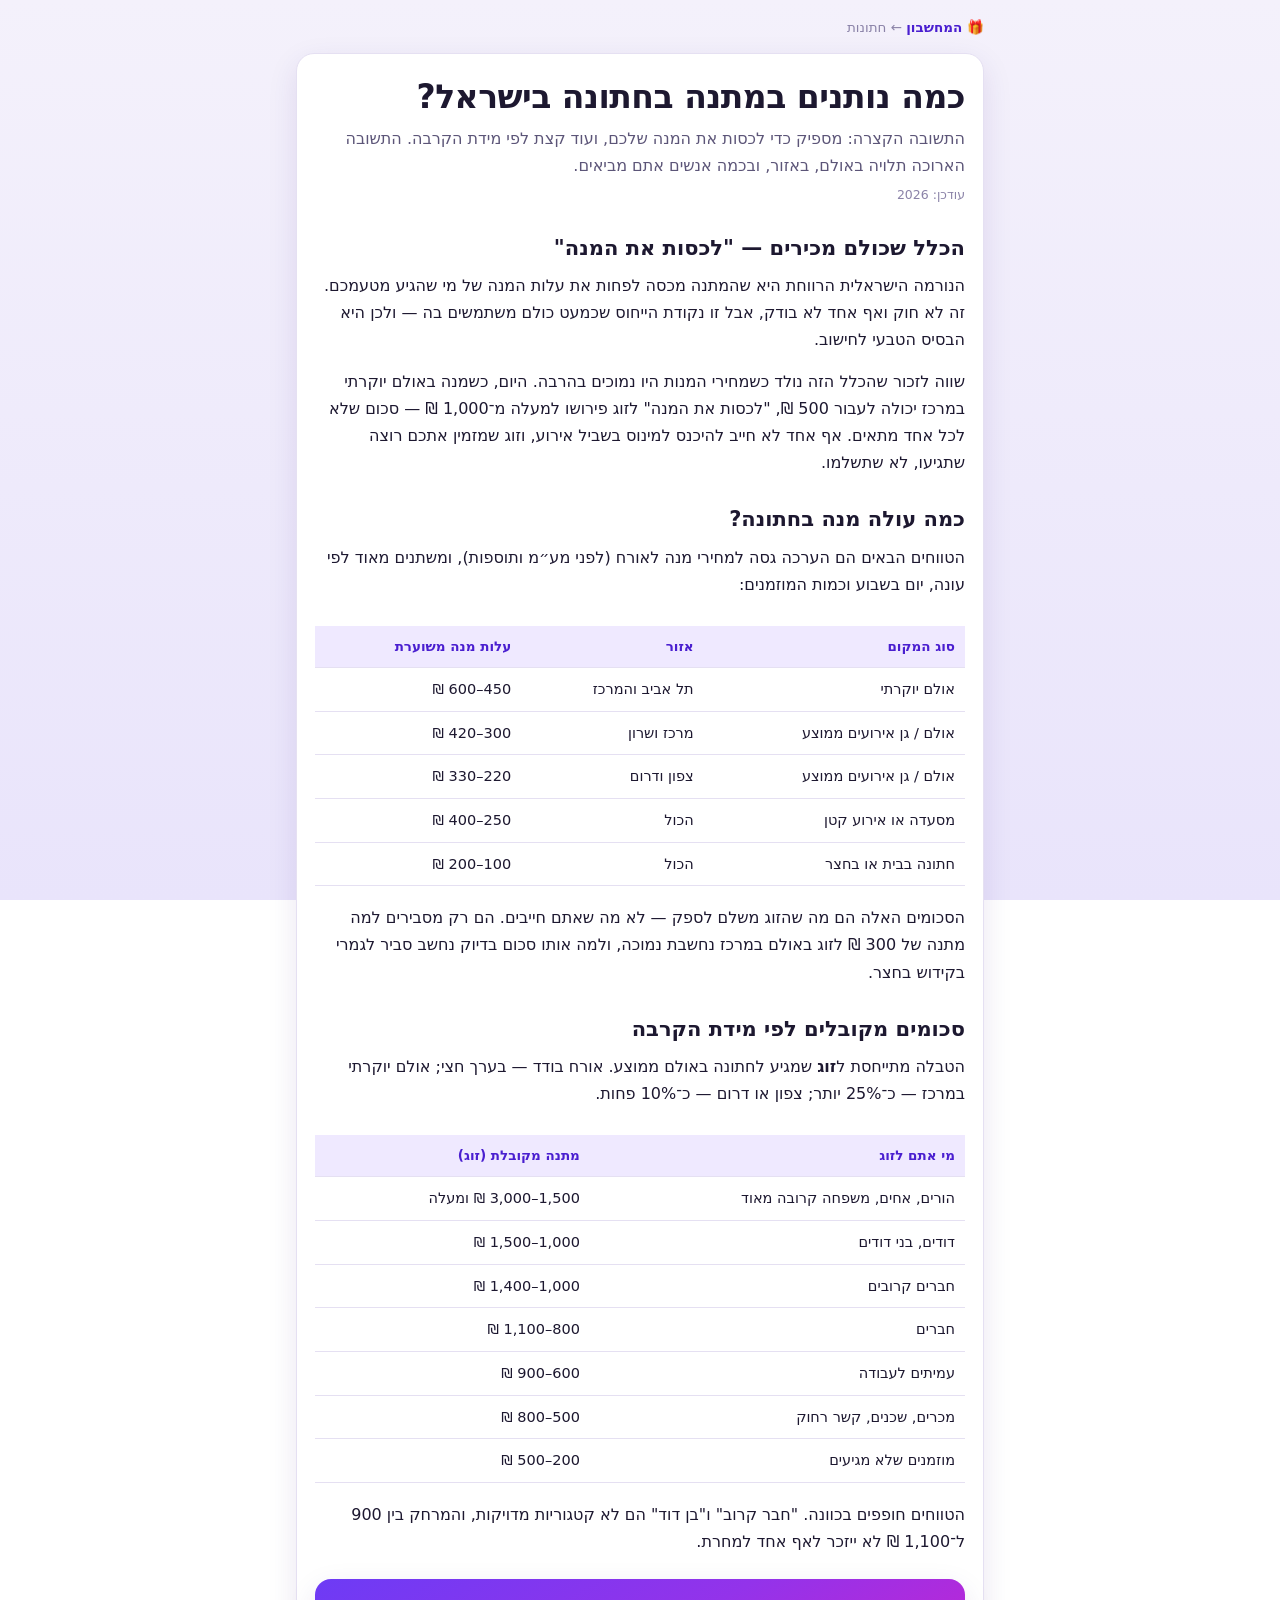
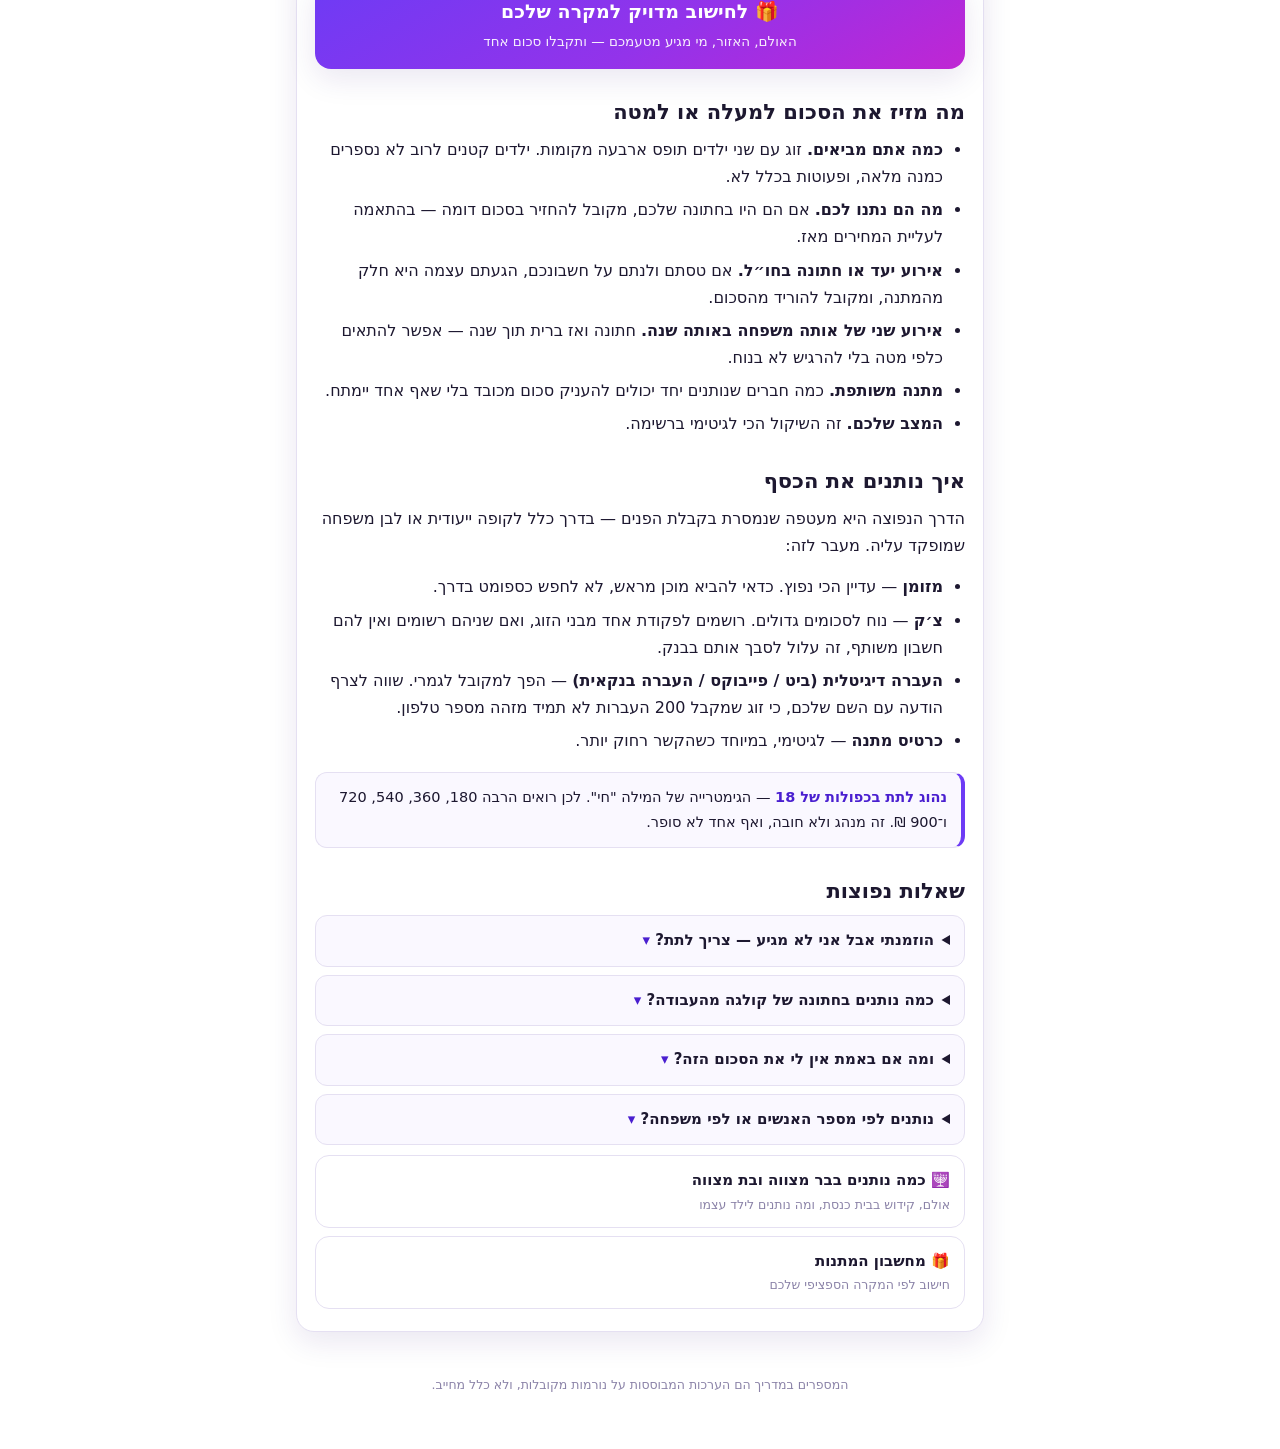
<file: wedding.html>
<!DOCTYPE html>
<html lang="he" dir="rtl">
<head>
<meta charset="utf-8">
<meta name="viewport" content="width=device-width, initial-scale=1, viewport-fit=cover">
<title>כמה נותנים במתנה בחתונה בישראל? המדריך המלא</title>
<meta name="description" content="כמה עולה מנה בחתונה בישראל, כמה מקובל לתת לחבר, לקולגה ולמשפחה, ואיך מעבירים את הכסף — מדריך מסודר עם טבלאות סכומים.">
<meta name="theme-color" content="#6d3bf5">
<link rel="canonical" href="https://shayh22.github.io/matana/wedding.html">

<meta property="og:type" content="article">
<meta property="og:site_name" content="כמה לתת במתנה?">
<meta property="og:locale" content="he_IL">
<meta property="og:url" content="https://shayh22.github.io/matana/wedding.html">
<meta property="og:title" content="כמה נותנים במתנה בחתונה בישראל? 💍">
<meta property="og:description" content="עלות מנה, סכומים מקובלים לפי מידת הקרבה, ואיך נותנים — כל מה שצריך לדעת לפני שנכנסים לאולם.">
<meta property="og:image" content="https://shayh22.github.io/matana/og-image.png">
<meta property="og:image:width" content="1200">
<meta property="og:image:height" content="630">
<meta name="twitter:card" content="summary_large_image">
<link rel="icon" href="data:image/svg+xml,<svg xmlns='http://www.w3.org/2000/svg' viewBox='0 0 100 100'><text y='.9em' font-size='90'>🎁</text></svg>">
<link rel="stylesheet" href="article.css">
</head>
<body>
<div class="wrap">

<nav class="crumbs"><a href="index.html">🎁 המחשבון</a> ← חתונות</nav>

<article>
  <h1>כמה נותנים במתנה בחתונה בישראל?</h1>
  <p class="lede">התשובה הקצרה: מספיק כדי לכסות את המנה שלכם, ועוד קצת לפי מידת הקרבה. התשובה הארוכה תלויה באולם, באזור, ובכמה אנשים אתם מביאים.</p>
  <p class="updated">עודכן: 2026</p>

  <h2>הכלל שכולם מכירים — "לכסות את המנה"</h2>
  <p>הנורמה הישראלית הרווחת היא שהמתנה מכסה לפחות את עלות המנה של מי שהגיע מטעמכם. זה לא חוק ואף אחד לא בודק, אבל זו נקודת הייחוס שכמעט כולם משתמשים בה — ולכן היא הבסיס הטבעי לחישוב.</p>
  <p>שווה לזכור שהכלל הזה נולד כשמחירי המנות היו נמוכים בהרבה. היום, כשמנה באולם יוקרתי במרכז יכולה לעבור 500 ₪, "לכסות את המנה" לזוג פירושו למעלה מ־1,000 ₪ — סכום שלא לכל אחד מתאים. אף אחד לא חייב להיכנס למינוס בשביל אירוע, וזוג שמזמין אתכם רוצה שתגיעו, לא שתשלמו.</p>

  <h2>כמה עולה מנה בחתונה?</h2>
  <p>הטווחים הבאים הם הערכה גסה למחירי מנה לאורח (לפני מע״מ ותוספות), ומשתנים מאוד לפי עונה, יום בשבוע וכמות המוזמנים:</p>
  <div class="table-scroll">
  <table>
    <thead><tr><th>סוג המקום</th><th>אזור</th><th>עלות מנה משוערת</th></tr></thead>
    <tbody>
      <tr><td>אולם יוקרתי</td><td>תל אביב והמרכז</td><td>450–600 ₪</td></tr>
      <tr><td>אולם / גן אירועים ממוצע</td><td>מרכז ושרון</td><td>300–420 ₪</td></tr>
      <tr><td>אולם / גן אירועים ממוצע</td><td>צפון ודרום</td><td>220–330 ₪</td></tr>
      <tr><td>מסעדה או אירוע קטן</td><td>הכול</td><td>250–400 ₪</td></tr>
      <tr><td>חתונה בבית או בחצר</td><td>הכול</td><td>100–200 ₪</td></tr>
    </tbody>
  </table>
  </div>
  <p>הסכומים האלה הם מה שהזוג משלם לספק — לא מה שאתם חייבים. הם רק מסבירים למה מתנה של 300 ₪ לזוג באולם במרכז נחשבת נמוכה, ולמה אותו סכום בדיוק נחשב סביר לגמרי בקידוש בחצר.</p>

  <h2>סכומים מקובלים לפי מידת הקרבה</h2>
  <p>הטבלה מתייחסת ל<strong>זוג</strong> שמגיע לחתונה באולם ממוצע. אורח בודד — בערך חצי; אולם יוקרתי במרכז — כ־25% יותר; צפון או דרום — כ־10% פחות.</p>
  <div class="table-scroll">
  <table>
    <thead><tr><th>מי אתם לזוג</th><th>מתנה מקובלת (זוג)</th></tr></thead>
    <tbody>
      <tr><td>הורים, אחים, משפחה קרובה מאוד</td><td>1,500–3,000 ₪ ומעלה</td></tr>
      <tr><td>דודים, בני דודים</td><td>1,000–1,500 ₪</td></tr>
      <tr><td>חברים קרובים</td><td>1,000–1,400 ₪</td></tr>
      <tr><td>חברים</td><td>800–1,100 ₪</td></tr>
      <tr><td>עמיתים לעבודה</td><td>600–900 ₪</td></tr>
      <tr><td>מכרים, שכנים, קשר רחוק</td><td>500–800 ₪</td></tr>
      <tr><td>מוזמנים שלא מגיעים</td><td>200–500 ₪</td></tr>
    </tbody>
  </table>
  </div>
  <p>הטווחים חופפים בכוונה. "חבר קרוב" ו"בן דוד" הם לא קטגוריות מדויקות, והמרחק בין 900 ל־1,100 ₪ לא ייזכר לאף אחד למחרת.</p>

  <a class="cta" href="index.html">
    <span class="big">🎁 לחישוב מדויק למקרה שלכם</span>
    <span class="small">האולם, האזור, מי מגיע מטעמכם — ותקבלו סכום אחד</span>
  </a>

  <h2>מה מזיז את הסכום למעלה או למטה</h2>
  <ul>
    <li><strong>כמה אתם מביאים.</strong> זוג עם שני ילדים תופס ארבעה מקומות. ילדים קטנים לרוב לא נספרים כמנה מלאה, ופעוטות בכלל לא.</li>
    <li><strong>מה הם נתנו לכם.</strong> אם הם היו בחתונה שלכם, מקובל להחזיר בסכום דומה — בהתאמה לעליית המחירים מאז.</li>
    <li><strong>אירוע יעד או חתונה בחו״ל.</strong> אם טסתם ולנתם על חשבונכם, הגעתם עצמה היא חלק מהמתנה, ומקובל להוריד מהסכום.</li>
    <li><strong>אירוע שני של אותה משפחה באותה שנה.</strong> חתונה ואז ברית תוך שנה — אפשר להתאים כלפי מטה בלי להרגיש לא בנוח.</li>
    <li><strong>מתנה משותפת.</strong> כמה חברים שנותנים יחד יכולים להעניק סכום מכובד בלי שאף אחד יימתח.</li>
    <li><strong>המצב שלכם.</strong> זה השיקול הכי לגיטימי ברשימה.</li>
  </ul>

  <h2>איך נותנים את הכסף</h2>
  <p>הדרך הנפוצה היא מעטפה שנמסרת בקבלת הפנים — בדרך כלל לקופה ייעודית או לבן משפחה שמופקד עליה. מעבר לזה:</p>
  <ul>
    <li><strong>מזומן</strong> — עדיין הכי נפוץ. כדאי להביא מוכן מראש, לא לחפש כספומט בדרך.</li>
    <li><strong>צ׳ק</strong> — נוח לסכומים גדולים. רושמים לפקודת אחד מבני הזוג, ואם שניהם רשומים ואין להם חשבון משותף, זה עלול לסבך אותם בבנק.</li>
    <li><strong>העברה דיגיטלית (ביט / פייבוקס / העברה בנקאית)</strong> — הפך למקובל לגמרי. שווה לצרף הודעה עם השם שלכם, כי זוג שמקבל 200 העברות לא תמיד מזהה מספר טלפון.</li>
    <li><strong>כרטיס מתנה</strong> — לגיטימי, במיוחד כשהקשר רחוק יותר.</li>
  </ul>
  <div class="callout">
    <p><b>נהוג לתת בכפולות של 18</b> — הגימטרייה של המילה "חי". לכן רואים הרבה 180, 360, 540, 720 ו־900 ₪. זה מנהג ולא חובה, ואף אחד לא סופר.</p>
  </div>

  <h2>שאלות נפוצות</h2>
  <details><summary>הוזמנתי אבל אני לא מגיע — צריך לתת?</summary>
    <p>אם הקשר משמעותי, נהוג לשלוח מתנה גם בלי להגיע, בסכום נמוך יותר — בערך חצי ממה שהייתם נותנים, כי אין מנה לכסות. אם מדובר בהזמנה רחבה של מכר רחוק, ברכה חמה לגמרי מספיקה.</p></details>
  <details><summary>כמה נותנים בחתונה של קולגה מהעבודה?</summary>
    <p>בין 600 ל־900 ₪ לזוג, ופחות אם אתם מגיעים לבד. אם כמה עובדים מהצוות מגיעים, מתנה משותפת אחת בשם כולם היא פתרון נפוץ ונוח.</p></details>
  <details><summary>ומה אם באמת אין לי את הסכום הזה?</summary>
    <p>תנו מה שאתם יכולים ותגיעו. אף זוג שמכיר אתכם לא יעדיף מעטפה שמנה על פני נוכחות שלכם, ובפועל אף אחד לא עובר על הסכומים באותו ערב.</p></details>
  <details><summary>נותנים לפי מספר האנשים או לפי משפחה?</summary>
    <p>לפי מספר האנשים שמגיעים, כי זה מה שקובע את העלות לזוג. משפחה של ארבעה נותנת יותר מזוג — אבל לא פי שניים, כי ילדים לא נספרים כמנה מלאה.</p></details>

  <div class="more">
    <a href="bar-mitzva.html">🕎 כמה נותנים בבר מצווה ובת מצווה<small>אולם, קידוש בבית כנסת, ומה נותנים לילד עצמו</small></a>
    <a href="index.html">🎁 מחשבון המתנות<small>חישוב לפי המקרה הספציפי שלכם</small></a>
  </div>
</article>

<section class="engage" aria-label="לייקים ותגובות">
  <div class="engage-bar">
    <div data-tells="likes"></div>
    <div data-tells="views"></div>
  </div>
  <div data-tells="comments"></div>
</section>

<footer class="site">
  <p>המספרים במדריך הם הערכות המבוססות על נורמות מקובלות, ולא כלל מחייב.</p>
</footer>

</div>

<script type="application/ld+json">
{
  "@context": "https://schema.org",
  "@type": "FAQPage",
  "inLanguage": "he",
  "mainEntity": [
    {"@type":"Question","name":"כמה נותנים במתנה בחתונה בישראל?","acceptedAnswer":{"@type":"Answer","text":"הנורמה היא לכסות לפחות את עלות המנה. לזוג באולם ממוצע מדובר בדרך כלל ב-800 עד 1,100 ש\"ח לחברים, 600 עד 900 לעמיתים לעבודה, ו-1,500 ומעלה למשפחה קרובה."}},
    {"@type":"Question","name":"הוזמנתי לחתונה ולא מגיע, צריך לתת מתנה?","acceptedAnswer":{"@type":"Answer","text":"אם הקשר משמעותי נהוג לשלוח מתנה בסכום נמוך יותר, בערך חצי מהסכום הרגיל, כיוון שאין עלות מנה לכסות."}},
    {"@type":"Question","name":"כמה עולה מנה בחתונה בישראל?","acceptedAnswer":{"@type":"Answer","text":"בין 220 ל-330 ש\"ח באולם ממוצע בפריפריה, 300 עד 420 במרכז, ו-450 עד 600 באולמות יוקרתיים."}}
  ]
}
</script>
<script src="site.js?v=2"></script>
<script src="https://web-feeds.shayh22.workers.dev/embed.js" data-site="st_AZZqe57hSzXi" defer></script>
</body>
</html>
</file>
<file: article.css>
/* article.css — עיצוב משותף לעמודי התוכן (index.html מעצב את עצמו inline) */
:root{
  --bg:#f4f1fb; --bg2:#e9e4fb;
  --card:#ffffff; --card-soft:#faf8ff;
  --ink:#1d1830; --ink-soft:#5c5578; --ink-faint:#8b83a8;
  --line:#e5e0f2;
  --brand:#6d3bf5; --brand-ink:#4a1fd0; --brand-soft:#efe9ff;
  --shadow:0 10px 30px rgba(50,20,120,.10);
}
@media (prefers-color-scheme: dark){
  :root{
    --bg:#14111f; --bg2:#1b1730;
    --card:#1e1a2e; --card-soft:#252038;
    --ink:#f2effc; --ink-soft:#bdb5d6; --ink-faint:#8d85a8;
    --line:#332c4d;
    --brand:#a78bfa; --brand-ink:#c4b2ff; --brand-soft:#2b2447;
    --shadow:0 10px 30px rgba(0,0,0,.35);
  }
}
*{box-sizing:border-box}
html,body{margin:0;padding:0}
body{
  font-family:"Heebo","Assistant","Rubik",system-ui,-apple-system,"Segoe UI","Noto Sans Hebrew",Arial,sans-serif;
  background:linear-gradient(180deg,var(--bg) 0%,var(--bg2) 100%);
  background-attachment:fixed;
  color:var(--ink); line-height:1.7; -webkit-text-size-adjust:100%;
  padding-bottom:40px;
}
.wrap{max-width:720px;margin:0 auto;padding:0 16px}

nav.crumbs{padding:16px 0 4px;font-size:13.5px;color:var(--ink-faint)}
nav.crumbs a{color:var(--brand-ink);text-decoration:none;font-weight:600}
nav.crumbs a:hover{text-decoration:underline}

article{
  background:var(--card);border:1px solid var(--line);border-radius:18px;
  box-shadow:var(--shadow);padding:22px 18px;margin:10px 0 16px;
}
h1{font-size:clamp(24px,5.5vw,33px);line-height:1.25;margin:0 0 8px;letter-spacing:-.5px}
.lede{color:var(--ink-soft);font-size:16px;margin:0 0 4px}
.updated{font-size:12.5px;color:var(--ink-faint);margin:0}
h2{font-size:21px;margin:30px 0 10px;line-height:1.3}
h3{font-size:17px;margin:22px 0 6px}
p{margin:0 0 14px}
ul,ol{margin:0 0 14px;padding-inline-start:22px}
li{margin-bottom:6px}
strong{font-weight:700}
a{color:var(--brand-ink)}

table{width:100%;border-collapse:collapse;margin:14px 0 18px;font-size:14.5px}
th,td{text-align:start;padding:9px 10px;border-bottom:1px solid var(--line)}
th{background:var(--brand-soft);color:var(--brand-ink);font-weight:700;font-size:13.5px}
td:last-child,th:last-child{white-space:nowrap;font-variant-numeric:tabular-nums}
tbody tr:hover{background:var(--card-soft)}
.table-scroll{overflow-x:auto;-webkit-overflow-scrolling:touch}

.callout{
  background:var(--card-soft);border:1.5px solid var(--line);border-inline-start:4px solid var(--brand);
  border-radius:12px;padding:12px 14px;margin:18px 0;font-size:14.5px;
}
.callout p:last-child{margin-bottom:0}
.callout b{color:var(--brand-ink)}

.cta{
  display:block;text-align:center;text-decoration:none;
  background:linear-gradient(150deg,#6d3bf5 0%,#9333ea 55%,#c026d3 100%);
  color:#fff;border-radius:16px;padding:16px 18px;margin:24px 0;box-shadow:var(--shadow);
}
.cta .big{display:block;font-size:19px;font-weight:800;margin-bottom:2px}
.cta .small{display:block;font-size:13.5px;opacity:.92}

details{
  background:var(--card-soft);border:1px solid var(--line);border-radius:12px;
  padding:12px 14px;margin-bottom:8px;
}
details[open]{border-color:var(--brand)}
summary{cursor:pointer;font-weight:700;font-size:15px}
summary::-webkit-details-marker{display:none}
summary::after{content:" ▾";color:var(--brand-ink)}
details[open] summary::after{content:" ▴"}
details p{margin:10px 0 0;font-size:14.5px}

.more{display:grid;gap:8px;margin-top:10px}
.more a{
  display:block;background:var(--card);border:1.5px solid var(--line);border-radius:14px;
  padding:12px 14px;text-decoration:none;color:var(--ink);font-weight:700;font-size:15px;
}
.more a:hover{border-color:var(--brand)}
.more a small{display:block;font-weight:400;font-size:12.5px;color:var(--ink-faint)}

footer.site{
  text-align:center;font-size:12.5px;color:var(--ink-faint);padding:6px 8px 0;
}
footer.site a{color:var(--brand-ink)}

/* ── לייקים, צפיות ותגובות ──
   הרכיבים מגיעים עם העיצוב שלהם וקוראים את המשתנים האלה, אז מיפוי אחד
   מספיק כדי שיירשו את הצבעים של האתר — כולל המצב הכהה. */
.engage{margin:18px 0}
.engage-bar{display:flex;flex-wrap:wrap;align-items:center;gap:14px;margin-bottom:14px}
[data-tells]{
  --tlx-fg:var(--ink);
  --tlx-muted:var(--ink-faint);
  --tlx-card:var(--card);
  --tlx-border:var(--line);
  --tlx-accent:var(--brand);
  --tlx-accent-fg:var(--card);
  --tlx-radius:18px;
}
</file>
